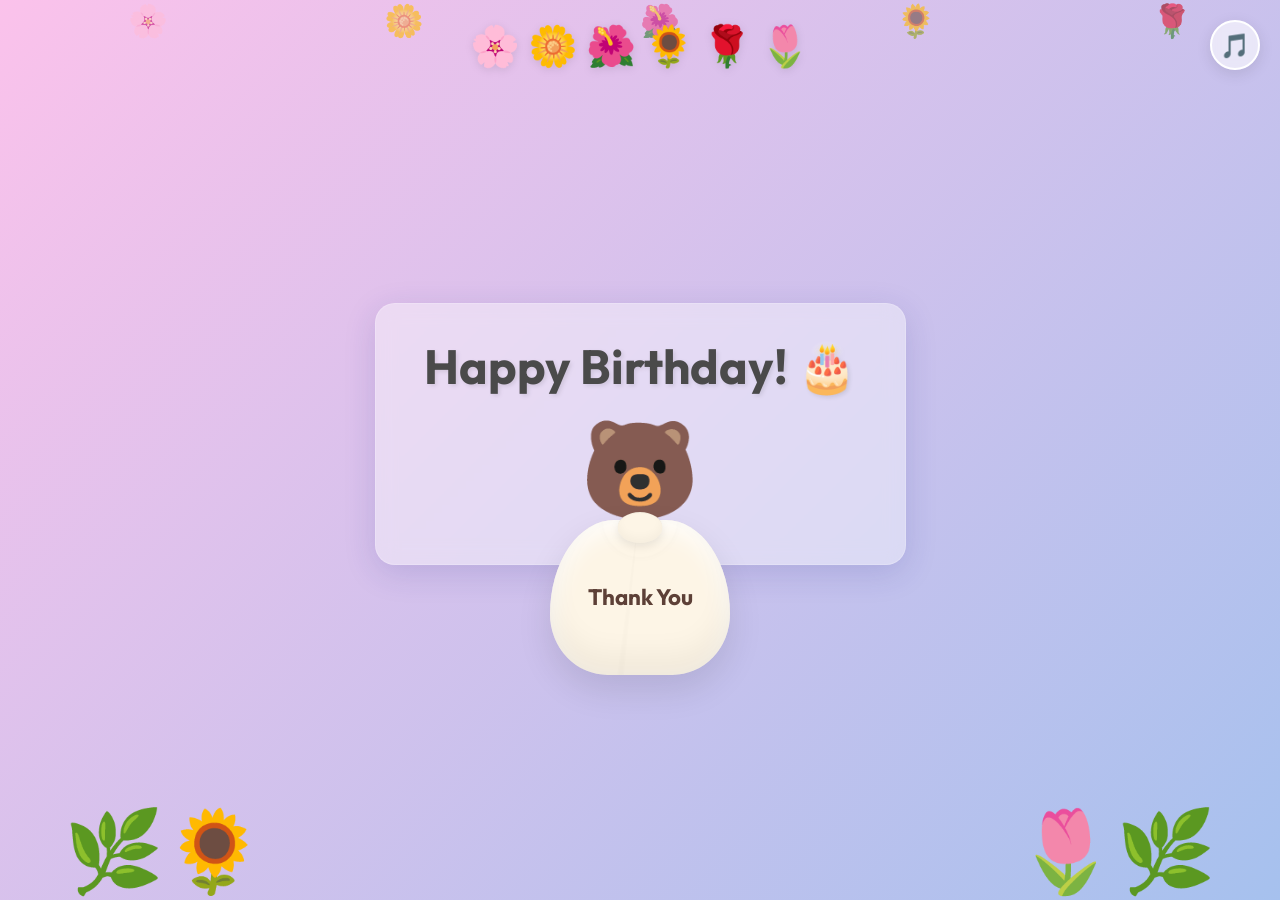
<file: index.html>
<!DOCTYPE html>
<html lang="en">
<head>
    <meta charset="UTF-8">
    <meta name="viewport" content="width=device-width, initial-scale=1.0">
    <title>Happy Birthday!</title>
    <link href="https://fonts.googleapis.com/css2?family=Outfit:wght@400;700&display=swap" rel="stylesheet">
    <link rel="stylesheet" href="style.css">
</head>
<body>
    <div class="music-control" id="music-toggle">🎵</div>
    <audio id="bg-music" loop preload="auto" crossorigin="anonymous">
        <source src="https://raw.githubusercontent.com/robsonjunior/happy-birthday/master/happy-birthday.mp3" type="audio/mpeg">
    </audio>

    <div id="scene1" class="scene">
        <div class="top-flowers">🌸 🌼 🌺 🌻 🌹 🌷</div>
        <div class="flower-garden">
            <div class="flower" style="left: 10%; animation-duration: 12s;">🌸</div>
            <div class="flower" style="left: 30%; animation-duration: 18s; animation-delay: 2s;">🌼</div>
            <div class="flower" style="left: 50%; animation-duration: 15s; animation-delay: 5s;">🌺</div>
            <div class="flower" style="left: 70%; animation-duration: 20s; animation-delay: 1s;">🌻</div>
            <div class="flower" style="left: 90%; animation-duration: 14s; animation-delay: 3s;">🌹</div>
        </div>
        <div class="plants left-plants">🌿🌻</div>
        <div class="plants right-plants">🌷🌿</div>

        <div class="greeting-container bounce-in">
            <h1>Happy Birthday! 🎂</h1>
            <div class="bear-character">🐻</div>
        </div>

        <div class="momo-wrapper bounce-in-delay">
            <img src="delicious_momos.png" alt="Delicious Momos" class="momo-img">
        </div>

        <button id="thank-you-btn" class="primary-btn bounce-in-delay">Thank You</button>
    </div>

    <div id="scene2" class="scene hidden">
        <div class="top-flowers">🌷 🌹 🌻 🌺 🌼 🌸</div>
        <div class="side-flowers left-side">🌸<br>🌼<br>🌺</div>
        <div class="side-flowers right-side">🌻<br>🌹<br>🌷</div>
        <div class="flower-garden">
            <div class="flower" style="left: 20%; animation-duration: 10s;">🌹</div>
            <div class="flower" style="left: 40%; animation-duration: 16s; animation-delay: 4s;">🌷</div>
            <div class="flower" style="left: 60%; animation-duration: 12s; animation-delay: 6s;">🌻</div>
            <div class="flower" style="left: 80%; animation-duration: 14s; animation-delay: 2s;">🌺</div>
        </div>
        <div class="envelope-wrapper">
            <div id="envelope" class="envelope">
                <div class="letter">
                    <p class="letter-text">Happy Birthday.<br><br>Reply karne ki zarurat nahi — this is just a simple wish, not to start a conversation.<br><br>i hope life peaceful rhe and enjoy kr rhe<br>Take care<br><br>— Tata</p>
                    <button id="good-luck-btn" class="primary-btn">Good Luck!</button>
                </div>
                <div class="left-fold"></div>
                <div class="right-fold"></div>
                <div class="pocket"></div>
                <div class="flap"></div>
            </div>
        </div>
    </div>

    <script src="script.js"></script>
</body>
</html>
</file>
<file: style.css>
* {
    box-sizing: border-box;
    margin: 0;
    padding: 0;
}

body {
    font-family: 'Outfit', sans-serif;
    background: linear-gradient(135deg, #fbc2eb 0%, #a6c1ee 100%);
    height: 100vh;
    overflow: hidden;
    display: flex;
    justify-content: center;
    align-items: center;
}

.scene {
    position: absolute;
    width: 100%;
    height: 100%;
    display: flex;
    flex-direction: column;
    justify-content: center;
    align-items: center;
    transition: opacity 0.5s ease-in-out;
}

.hidden {
    opacity: 0;
    pointer-events: none;
    z-index: -1;
}

.greeting-container {
    text-align: center;
    background: rgba(255, 255, 255, 0.4);
    backdrop-filter: blur(10px);
    padding: 2rem 3rem;
    border-radius: 20px;
    box-shadow: 0 8px 32px rgba(31, 38, 135, 0.15);
    border: 1px solid rgba(255, 255, 255, 0.18);
    margin-bottom: 2rem;
    z-index: 5;
}

h1 {
    font-size: 3rem;
    color: #4a4a4a;
    margin-bottom: 1.5rem;
    text-shadow: 2px 2px 4px rgba(0,0,0,0.1);
}

.primary-btn {
    padding: 12px 30px;
    font-size: 1.2rem;
    font-weight: 700;
    color: white;
    background: linear-gradient(45deg, #ff9a9e 0%, #fecfef 99%, #fecfef 100%);
    border: none;
    border-radius: 30px;
    cursor: pointer;
    box-shadow: 0 4px 15px rgba(255, 154, 158, 0.4);
    transition: transform 0.2s, box-shadow 0.2s;
    font-family: 'Outfit', sans-serif;
    position: absolute;
    bottom: 15%;
    z-index: 10;
}

#thank-you-btn {
    background: #fdf5e6;
    color: #5d4037;
    width: 180px;
    height: 155px;
    border-radius: 50% 50% 45% 45% / 85% 85% 55% 55%;
    border: none;
    cursor: pointer;
    position: absolute;
    bottom: 25%;
    z-index: 10;
    display: flex;
    justify-content: center;
    align-items: center;
    font-family: 'Outfit', sans-serif;
    font-weight: 700;
    font-size: 1.4rem;
    text-align: center;
    line-height: 1.2;
    padding: 20px;
    /* Realistic Shading */
    box-shadow: 
        0 15px 35px rgba(0,0,0,0.1),
        inset 0 -20px 30px rgba(0,0,0,0.05),
        inset 0 10px 25px rgba(255,255,255,0.9),
        inset 0 2px 10px rgba(0,0,0,0.03);
    transition: transform 0.3s cubic-bezier(0.175, 0.885, 0.32, 1.275);
    overflow: visible;
}

#thank-you-btn::before {
    content: '';
    position: absolute;
    top: -8px;
    left: 50%;
    transform: translateX(-50%);
    width: 45px;
    height: 30px;
    background: #fdf5e6;
    border-radius: 50%;
    box-shadow: 
        0 4px 8px rgba(0,0,0,0.08),
        inset 0 -5px 10px rgba(0,0,0,0.03);
    z-index: 2;
    border-top: 1px solid rgba(0,0,0,0.05);
}

#thank-you-btn::after {
    content: '';
    position: absolute;
    top: 0;
    left: 0;
    width: 100%;
    height: 100%;
    border-radius: inherit;
    background: 
        radial-gradient(circle at 50% 0%, transparent 20%, rgba(0,0,0,0.01) 21%, transparent 25%),
        repeating-conic-gradient(
            from 165deg at 50% -10%,
            transparent 0deg 20deg,
            rgba(0,0,0,0.02) 21deg 22deg,
            transparent 23deg 360deg
        );
    pointer-events: none;
    opacity: 0.7;
}

#thank-you-btn:hover {
    transform: scale(1.1) rotate(2deg);
}

/* Animations */
@keyframes float {
    0% { transform: translateY(0px); }
    50% { transform: translateY(-10px); }
    100% { transform: translateY(0px); }
}

@keyframes bounceIn {
    0% { transform: scale(0.1); opacity: 0; }
    60% { transform: scale(1.2); opacity: 1; }
    100% { transform: scale(1); opacity: 1; }
}

.bounce-in {
    animation: bounceIn 0.8s cubic-bezier(0.68, -0.55, 0.265, 1.55) forwards;
}

.bounce-in-delay {
    opacity: 0;
    animation: bounceIn 0.8s cubic-bezier(0.68, -0.55, 0.265, 1.55) 0.5s forwards;
}

/* Envelope Styles */
.envelope-wrapper {
    position: relative;
    width: 320px;
    height: 220px;
}

.envelope {
    position: relative;
    width: 100%;
    height: 100%;
    background: #e8e8e8;
    border-radius: 5px;
    box-shadow: 0 15px 35px rgba(0,0,0,0.2);
}

.flap {
    position: absolute;
    top: 0;
    left: 0;
    width: 0;
    height: 0;
    border-left: 160px solid transparent;
    border-right: 160px solid transparent;
    border-top: 120px solid #f0f0f0;
    transform-origin: top;
    transition: transform 0.6s ease-in-out, z-index 0.6s;
    z-index: 5;
}

.pocket {
    position: absolute;
    bottom: 0;
    left: 0;
    width: 0;
    height: 0;
    border-left: 160px solid transparent;
    border-right: 160px solid transparent;
    border-bottom: 120px solid #dcdcdc;
    z-index: 4;
}

.left-fold {
    position: absolute;
    top: 0;
    left: 0;
    width: 0;
    height: 0;
    border-top: 110px solid transparent;
    border-bottom: 110px solid transparent;
    border-left: 160px solid #e4e4e4;
    z-index: 3;
}

.right-fold {
    position: absolute;
    top: 0;
    right: 0;
    width: 0;
    height: 0;
    border-top: 110px solid transparent;
    border-bottom: 110px solid transparent;
    border-right: 160px solid #e4e4e4;
    z-index: 3;
}

.letter {
    position: absolute;
    background: #fff;
    width: 280px;
    height: 200px;
    left: 20px;
    top: 10px;
    border-radius: 5px;
    z-index: 2;
    padding: 20px;
    display: flex;
    flex-direction: column;
    justify-content: space-between;
    align-items: center;
    box-shadow: 0 2px 10px rgba(0,0,0,0.1);
    text-align: center;
}

.letter-text {
    font-size: 1.1rem;
    color: #555;
    line-height: 1.5;
    margin-top: 10px;
}

.envelope.open .flap {
    transform: rotateX(180deg);
    z-index: 1;
}

.envelope.open .letter {
    animation: slideUpAndOut 1.5s forwards;
}

@keyframes slideUpAndOut {
    0% { transform: translateY(0); z-index: 2; }
    40% { transform: translateY(-150px); z-index: 2; }
    50% { transform: translateY(-150px); z-index: 6; }
    100% { transform: translateY(-80px); z-index: 6; }
}

#good-luck-btn {
    position: relative;
    font-size: 1rem;
    padding: 8px 24px;
    opacity: 0;
    transition: opacity 0.5s ease-in-out 1.5s;
    background: linear-gradient(45deg, #84fab0 0%, #8fd3f4 100%);
    color: #fff;
    bottom: auto;
}

.envelope.open #good-luck-btn {
    opacity: 1;
}

/* New Additions */
.bear-character {
    font-size: 6rem;
    line-height: 1;
    margin: 1rem 0;
    animation: float 3s ease-in-out infinite;
}

.plants {
    position: absolute;
    bottom: 0;
    font-size: 5rem;
    transform-origin: bottom center;
    z-index: 1;
}
.left-plants {
    left: 5%;
    animation: swingLeft 4s ease-in-out infinite;
}
.right-plants {
    right: 5%;
    animation: swingRight 4s ease-in-out infinite;
}

@keyframes swingLeft {
    0%, 100% { transform: rotate(-5deg); }
    50% { transform: rotate(10deg); }
}
@keyframes swingRight {
    0%, 100% { transform: rotate(5deg); }
    50% { transform: rotate(-10deg); }
}

.momo-wrapper {
    position: absolute;
    bottom: 5%;
    left: 50%;
    transform: translateX(-50%);
    z-index: 2;
    width: 220px;
    animation: float 4s ease-in-out infinite;
}

.momo-img {
    width: 100%;
    height: auto;
    border-radius: 15px;
    box-shadow: 0 10px 20px rgba(0,0,0,0.2);
    border: 3px solid white;
}

/* Flower Decorations */
.flower-garden {
    position: absolute;
    width: 100%;
    height: 100%;
    pointer-events: none;
    z-index: 0;
    overflow: hidden;
}

.flower {
    position: absolute;
    font-size: 2rem;
    animation: drift 15s linear infinite;
    opacity: 0.6;
}

@keyframes drift {
    0% { transform: translateY(110vh) rotate(0deg); }
    100% { transform: translateY(-10vh) rotate(360deg); }
}

.top-flowers {
    position: absolute;
    top: 20px;
    width: 100%;
    text-align: center;
    font-size: 2.5rem;
    z-index: 5;
    pointer-events: none;
    filter: drop-shadow(0 2px 4px rgba(0,0,0,0.1));
}

.side-flowers {
    position: absolute;
    top: 50%;
    transform: translateY(-50%);
    font-size: 3rem;
    z-index: 1;
    pointer-events: none;
}

.left-side { left: 20px; }
.right-side { right: 20px; }

/* Music Control */
.music-control {
    position: fixed;
    top: 20px;
    right: 20px;
    z-index: 100;
    background: rgba(255, 255, 255, 0.6);
    backdrop-filter: blur(5px);
    width: 50px;
    height: 50px;
    border-radius: 50%;
    display: flex;
    justify-content: center;
    align-items: center;
    cursor: pointer;
    box-shadow: 0 4px 15px rgba(0,0,0,0.1);
    font-size: 1.5rem;
    transition: all 0.3s ease;
    border: 2px solid white;
}
.music-control:hover {
    transform: scale(1.1);
    background: rgba(255, 255, 255, 0.9);
}

/* Mobile Responsiveness */
@media (max-width: 480px) {
    h1 {
        font-size: 2rem;
        margin-bottom: 1rem;
    }
    .greeting-container {
        padding: 1.5rem;
        width: 90%;
    }
    .envelope-wrapper {
        transform: scale(0.85);
    }
    .primary-btn {
        padding: 10px 24px;
        font-size: 1rem;
    }
    .music-control {
        width: 40px;
        height: 40px;
        font-size: 1.2rem;
    }
}
</file>
